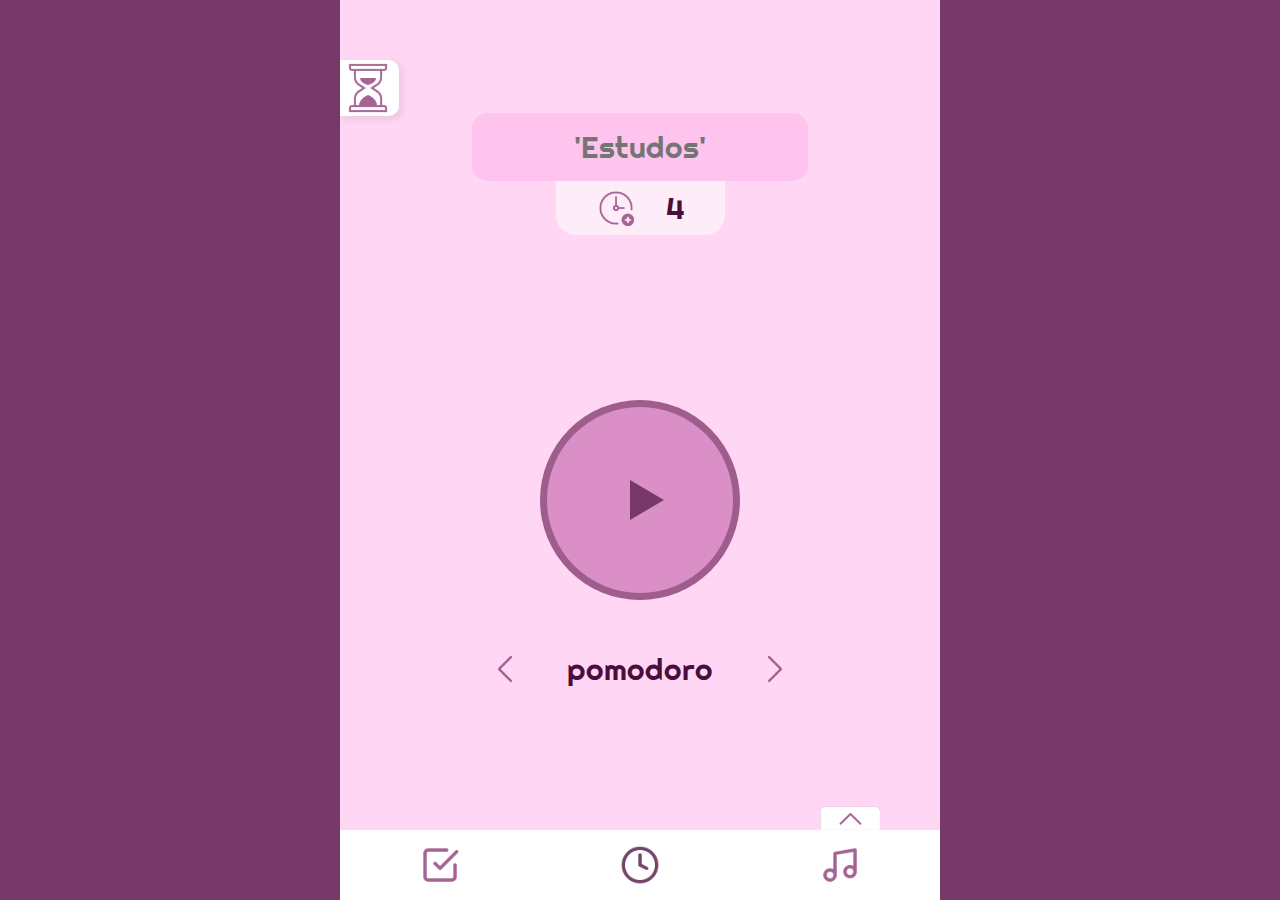
<file: index.html>
<!DOCTYPE html>
<html lang="pt-br">

<head>
    <meta charset="UTF-8">
    <meta name="viewport" content="width=device-width, initial-scale=1.0">
    <link rel="stylesheet" href="style/style.css">
    <link rel="stylesheet" href="style/pomodoro.css">
    <link rel="shortcut icon" href="../assets/favicon.ico" type="image/x-icon">

    <title>Pomodoro Tela</title>
</head>

<body>
    <main>
        <aside id="history">
            <a href="../telas/relatorios.html">
                <img src="../assets/historico.png" alt="">
            </a>
        </aside>
        <section id="pomoInfo">
            <input type="text" placeholder="'Estudos'" id="pomoName" maxlength="30">
            <div>
                <img src="../assets/pomodoro/pomosDone.png" alt="">
                <span>4</span>
            </div>
        </section>
        <section>
            <section id="pomoTimer">
                <!-- <button id="pomoTimerBtn">
                        <img src="../assets/pomodoro/startBtn.png" alt="Iniciar pomodoro">
                    </button> -->
                <div class="container">
                    <label>
                        <input type="checkbox" class="play-btn" onclick="pausar()">
                        <div class="play-icon"></div>
                        <div class="pause-icon"></div>
                    </label>
                </div>
                <div id="pauseControl">
                    <button id="returnBtn">
                        <img src="../assets/pomodoro/return.png">
                    </button>
                    <p>pomodoro</p>
                    <button id="proceedBtn">
                        <img src="../assets/pomodoro/proceedBtn.png" alt="">
                    </button>
                </div>
            </section>
        </section>
    </main>
    <button id="listOpenBtn">
        <img src="../assets/music/listOpen.png" alt="">
    </button>
    <footer>
        <nav>
            <a href="tasks.html">
                <img src="../assets/pomodoro/tasks.png" alt="">
            </a>
            <a href="pomodoro.html" class="active" target="_self">
                <img src="../assets/pomodoro/pomodoro.png" alt="">
            </a>
            <a href="music.html">
                <img src="../assets/pomodoro/music.png" alt="">
            </a>
        </nav>
    </footer>
    <script>
        // Seleciona os botões e o elemento <p>
        const returnButton = document.querySelector('#pomoTimer button#returnBtn');
        const proceedButton = document.querySelector('#pomoTimer button#proceedBtn');
        const statusText = document.querySelector('#pomoTimer p');
        let clickCount = 0;


        // Função para mudar o texto baseado no contador
        function changeMode() {
            clickCount++;
            if (clickCount === 1) {
                statusText.textContent = 'pausa curta';
            } else if (clickCount === 2) {
                statusText.textContent = 'pausa longa';
            } else if (clickCount === 3) {
                statusText.textContent = 'pomodoro';
                clickCount = 0; // Reinicia o contador
            }
        }

        // Função para pausar o pomodoro
        function pausar() {
            const playBtn = document.querySelector('.play-btn');
            if (playBtn.checked) {
                console.log('Pomodoro despausado');
            } else {
                console.log('Pomodoro pausado');
            }
        }

        // Adiciona eventos de clique aos botões
        returnButton.addEventListener('click', changeMode);
        proceedButton.addEventListener('click', changeMode);
    </script>
</body>

</html>
</file>
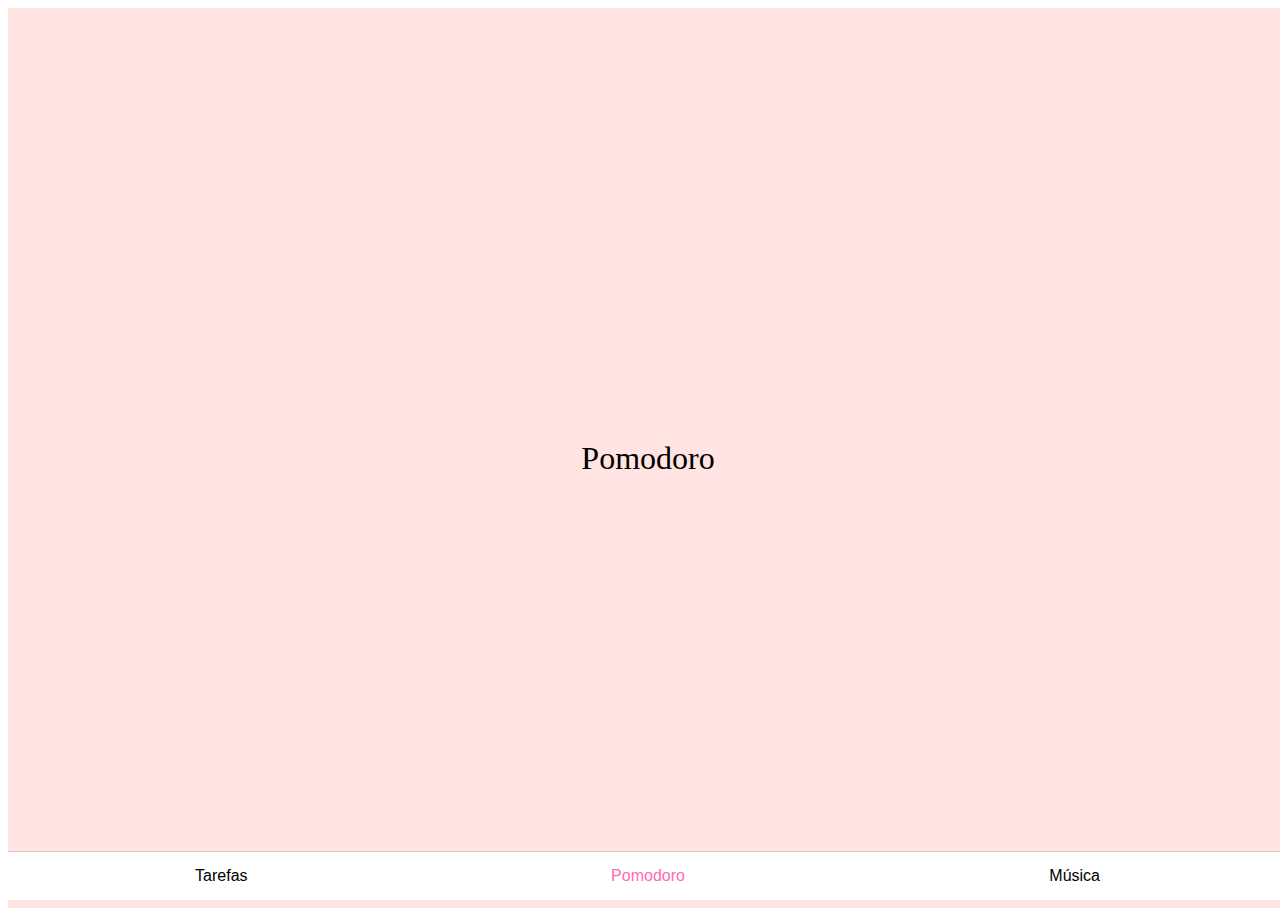
<file: telas/index.html>
<!DOCTYPE html>
<html lang="pt-BR">
<head>
  <meta charset="UTF-8">
  <meta name="viewport" content="width=device-width, initial-scale=1.0, maximum-scale=1.0, user-scalable=no">
  <title>App com Menu Deslizante - Player de Música</title>
  <style>

    #app {
      position: relative;
      width: 100vw;
      height: 100vh;
      overflow: hidden;
    }

    .screen {
      width: 100%;
      height: 100%;
      display: flex;
      align-items: center;
      justify-content: center;
      font-size: 2rem;
      position: absolute;
      top: 0;
      left: 100%;
      transition: left 0.5s ease;
    }

    .screen.active {
      left: 0;
    }

    .tarefas { background-color: #f0f0f0; }
    .pomodoro { background-color: #ffe4e1; }
    .musica { background-color: #e0f7fa; flex-direction: column; }

    .menu {
      position: fixed;
      bottom: 0;
      width: 100%;
      display: flex;
      justify-content: space-around;
      background-color: #fff;
      border-top: 1px solid #ccc;
      z-index: 10;
    }

    .menu button {
      flex: 1;
      padding: 15px 0;
      border: none;
      background: none;
      font-size: 1rem;
      cursor: pointer;
      transition: color 0.3s ease;
    }

    .menu button.active {
      color: hotpink;
    }

    .audio-player {
      margin-top: 20px;
    }

    .file-input {
      margin-top: 20px;
    }

    .music-list {
      margin-top: 20px;
      list-style: none;
      padding: 0;
      width: 80%;
      max-height: 200px;
      overflow-y: auto;
    }

    .music-list li {
      padding: 10px;
      background-color: #fff;
      margin-bottom: 5px;
      cursor: pointer;
      border: 1px solid #ccc;
      border-radius: 5px;
    }

  </style>
</head>
<body>
  <div id="app"></div>

  <div class="menu">
    <button id="btn-tarefas" >Tarefas</button>
    <button id="btn-pomodoro" class="active">Pomodoro</button>
    <button id="btn-musica">Música</button>
  </div>

  <script>
    const app = document.getElementById('app');
    const buttons = document.querySelectorAll('.menu button');

    const screens = {
      tarefas: '<div class="screen tarefas">Tarefas</div>',
      pomodoro: '<div class="screen pomodoro">Pomodoro</div>',
      musica: `
        <div class="screen musica">
          <div>Música</div>
          <h1>OI</h1>
          <audio class="audio-player" controls></audio>
          <input type="file" class="file-input" accept="audio/*">
          <ul class="music-list"></ul>
        </div>
      `
    };

    let currentScreen = null;
    let currentScreenName = null;
    let musicFiles = [];

    function renderScreen(screenName) {
      if (screenName === currentScreenName) return;

      const tempDiv = document.createElement('div');
      tempDiv.innerHTML = screens[screenName];
      const newScreen = tempDiv.firstElementChild;

      
      app.appendChild(newScreen);

      requestAnimationFrame(() => {
        newScreen.classList.add('active');
      });

      setTimeout(() => {
        if (currentScreen) app.removeChild(currentScreen);
        currentScreen = newScreen;
        currentScreenName = screenName;

        if (screenName === 'musica') {
          const fileInput = newScreen.querySelector('.file-input');
          const audioPlayer = newScreen.querySelector('.audio-player');
          const musicList = newScreen.querySelector('.music-list');

          fileInput.addEventListener('change', (event) => {
            const file = event.target.files[0];
            if (file) {
              const url = URL.createObjectURL(file);
              musicFiles.push({ name: file.name, url });
              updateMusicList(musicList, audioPlayer);
            }
          });
        }
      }, 500);
    }

    function updateMusicList(musicList, audioPlayer) {
      musicList.innerHTML = '';
      musicFiles.forEach((music, index) => {
        const li = document.createElement('li');
        li.textContent = music.name;
        li.addEventListener('click', () => {
          audioPlayer.src = music.url;
          audioPlayer.play();
        });
        musicList.appendChild(li);
      });
    }

    function setActiveButton(activeIndex) {
      buttons.forEach((btn, index) => {
        btn.classList.toggle('active', index === activeIndex);
      });
    }

    buttons[0].addEventListener('click', () => {
      renderScreen('tarefas');
      setActiveButton(0);
    });

    buttons[1].addEventListener('click', () => {
      renderScreen('pomodoro');
      setActiveButton(1);
    });

    buttons[2].addEventListener('click', () => {
      renderScreen('musica');
      setActiveButton(2);
    });
    
    renderScreen('pomodoro');

  </script>
</body>
</html>
</file>
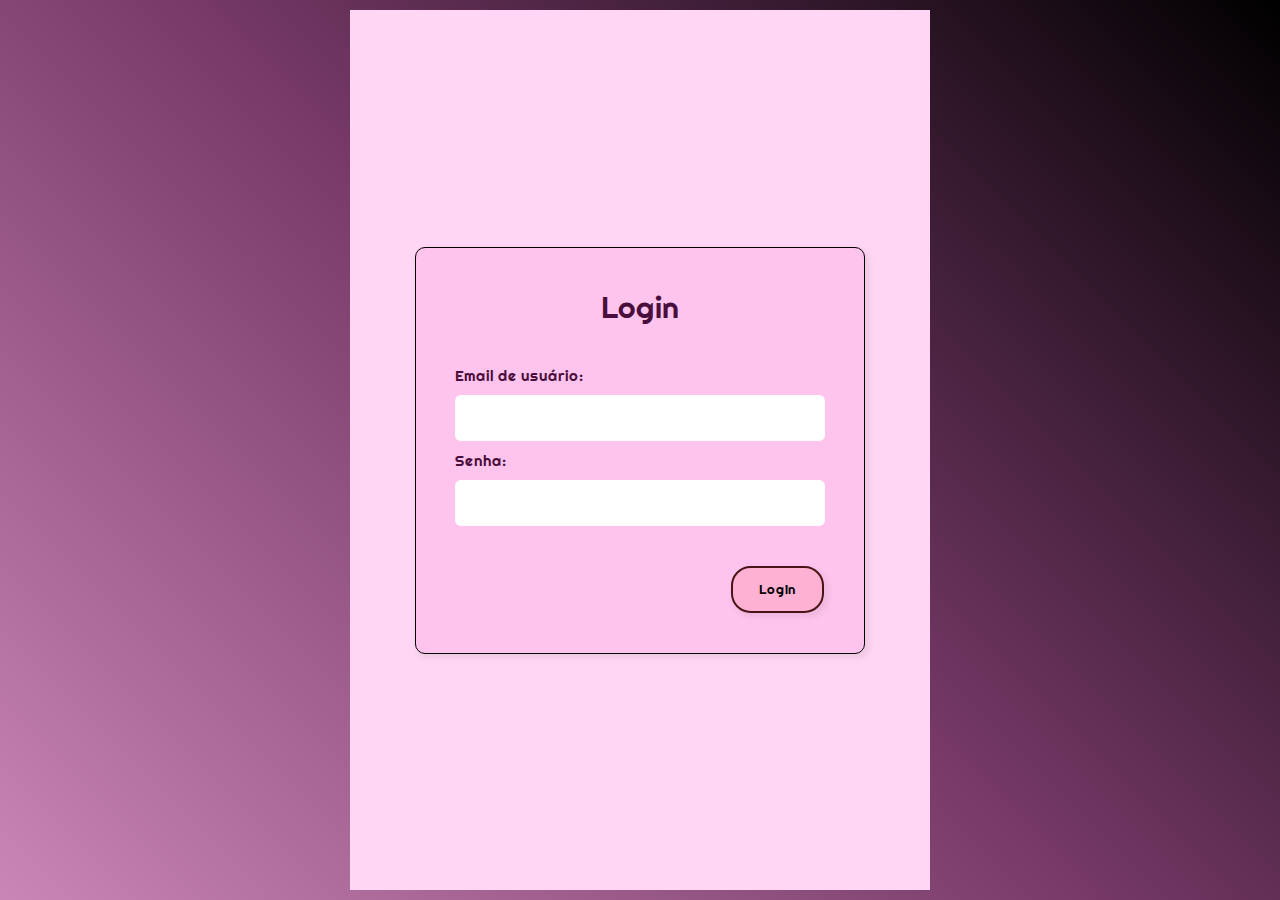
<file: login.html>
<!DOCTYPE html>
<html lang="pt-br">

<head>
    <meta charset="UTF-8">
    <meta name="viewport" content="width=device-width, initial-scale=1.0">
    <link rel="stylesheet" href="../style/style.css">
    <link rel="stylesheet" href="../style/login.css">
    <link rel="shortcut icon" href="../assets/favicon.ico" type="image/x-icon">

    <title>Login</title>
</head>

<body>
    <main>
        <form action="" method="post">
            <h1>Login</h1>
            <fieldset>
                <label for="idEmail">Email de usuário: </label>
                <input type="email" name="email" id="idEmail" autocomplete="off">
                <label for="idSenha">Senha: </label>
                <input type="password" name="senha" id="idSenha" autocomplete="new-password">
            </fieldset>
            <input type="submit" value="Login">
        </form>
    </main>
</body>

</html>
</file>
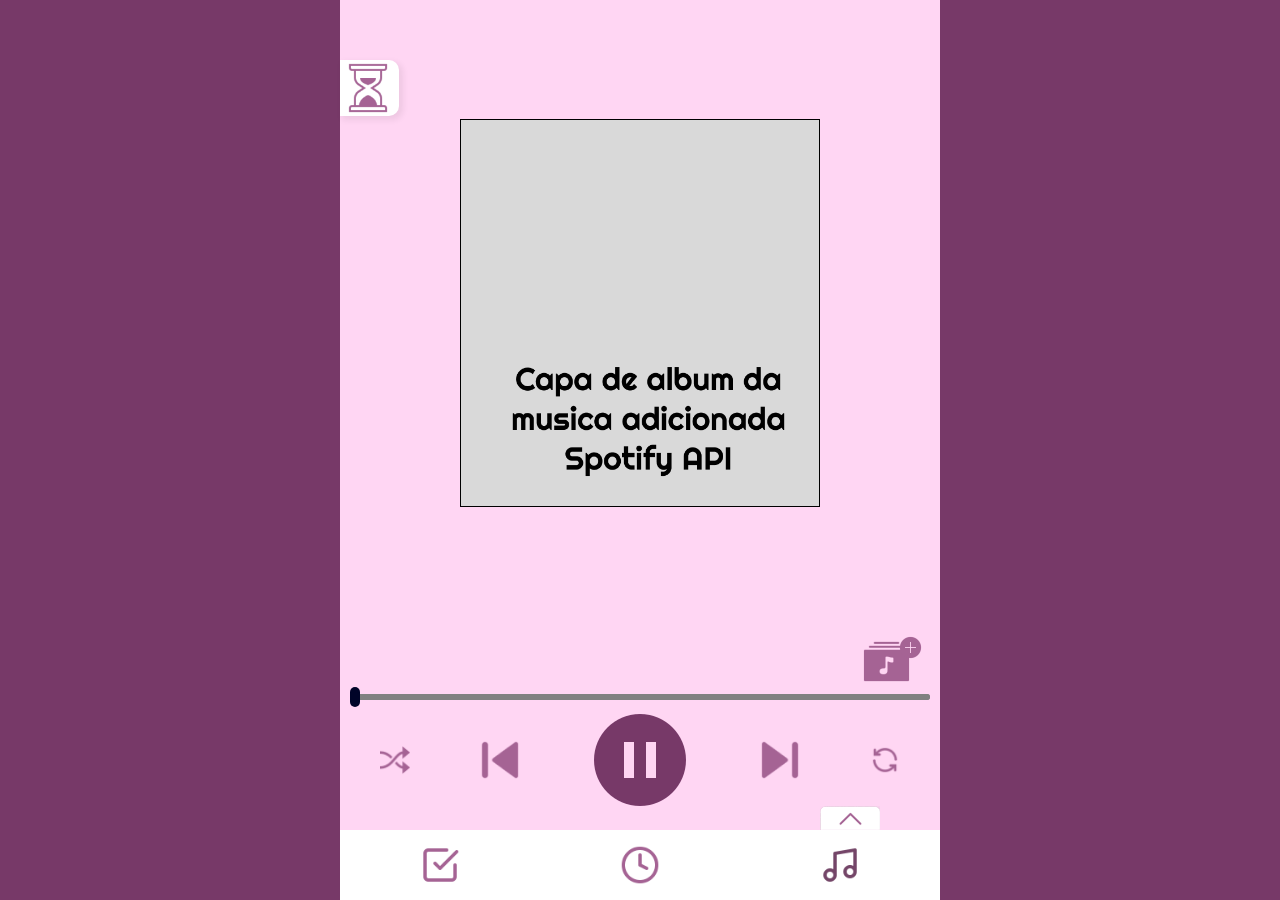
<file: music.html>
<!DOCTYPE html>
<html lang="pt-br">
    <head>
        <meta charset="UTF-8">
        <meta name="viewport" content="width=device-width, initial-scale=1.0">
        <link rel="stylesheet" href="style/style.css">
        <link rel="stylesheet" href="style/music.css">
        <title>Músicas</title>
    </head>
    <body>
        <main>
            <aside id="history">
                <a href="../telas/relatorios.html">
                    <img src="../assets/historico.png" alt="">
                </a>
            </aside>
            <section id="musicBanner">
                <figure>
                    <img src="../assets/music/capa.png" alt="">
                </figure>
            </section>
            <section id="musicPlayer">
                <button>
                    <img src="../assets/music/musicAddBtn.png" alt="">
                </button>
                <section id="musicControls">
                    <input
                        type="range"
                        class="seekbar"
                        min="0"
                        value="0"
                        step="1"
                    >
                    <div id="controlButtons">
                        <button id="randomBtn">
                            <img src="../assets/music/randomBtn.png" alt="">
                        </button>
                        <button id="returnBtn">
                            <img src="../assets/music/returnBtn.png" alt="">
                        </button>
                        <button id="pauseBtn">
                            <img src="../assets/music/pauseBtn.png" alt="">
                        </button>
                        <button id="forwardBtn">
                            <img src="../assets/music/forwardBtn.png" alt="">
                        </button>
                        <button id="repeatBtn">
                            <img src="../assets/music/repeatBtn.png" alt="">
                        </button>
                    </div>
                </section>
            </section>
        </main>
        <button id="listOpenBtn">
            <img src="../assets/music/listOpen.png" alt="">
        </button>
        <footer>
            <nav>
                <a href="tasks.html">
                    <img src="../assets/pomodoro/tasks.png" alt="">
                </a>
                <a href="pomodoro.html">
                    <img src="../assets/pomodoro/pomodoro.png" alt="">
                </a>
                <a href="music.html">
                    <img
                        src="../assets/pomodoro/music.png"
                        alt=""
                        class="active"
                        target="_self"
                    >
                </a>
            </nav>
        </footer>
    </body>
</html>
</file>
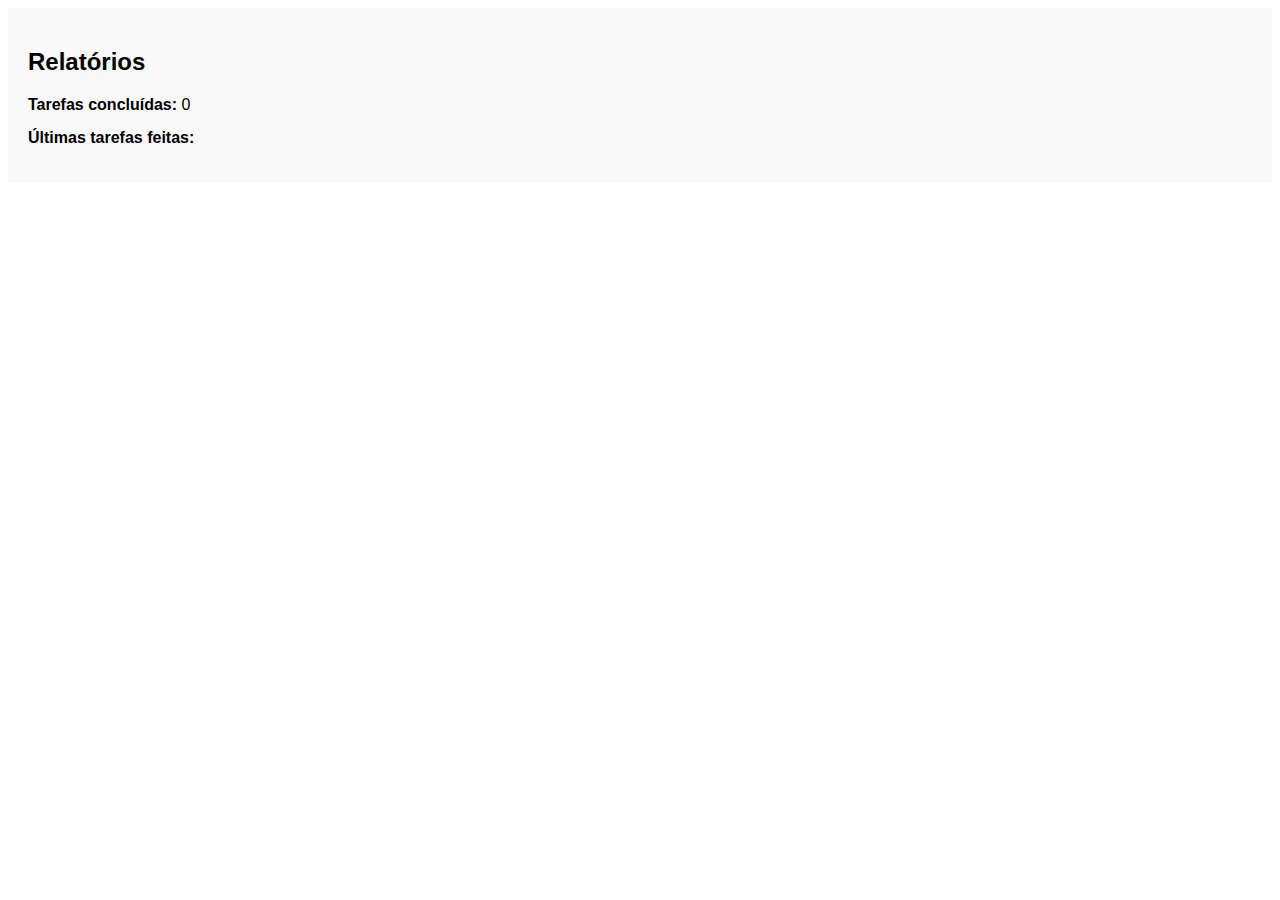
<file: relatorios.html>
<!DOCTYPE html>
<html lang="pt-br">

<head>
    <meta charset="UTF-8">
    <meta name="viewport" content="width=device-width, initial-scale=1.0">
    <!-- <link rel="stylesheet" href="../style/style.css"> -->
    <link rel="stylesheet" href="../style/relatorios.css">
    <link rel="shortcut icon" href="../assets/favicon.ico" type="image/x-icon">

    <title>Relatórios</title>
</head>

<body>
    <main>
        <div class="screen relatorio">
            <h2>Relatórios</h2>
            <div class="relatorio-item">
                <strong>Tarefas concluídas:</strong>
                <span id="tarefas-concluidas">0</span>
            </div>
            <div class="relatorio-item">
                <strong>Últimas tarefas feitas:</strong>
                <ul id="lista-tarefas-finalizadas"></ul>
            </div>
        </div>
    </main>
    <script>
        function carregarRelatorio() {
            const tarefas = JSON.parse(localStorage.getItem('tarefas')) || [];

            const concluidas = tarefas.filter(t => t.status === 'concluida');
            const pomodoros = Number(localStorage.getItem('pomodorosFinalizados')) || 0;
            const tempo = pomodoros * 25; // supondo 25min por pomodoro

            document.getElementById('tarefas-concluidas').textContent = concluidas.length;
            document.getElementById('pomodoros-finalizados').textContent = pomodoros;
            document.getElementById('tempo-total').textContent = `${Math.floor(tempo / 60)}h ${tempo % 60}min`;

            const ul = document.getElementById('lista-tarefas-finalizadas');
            ul.innerHTML = '';
            concluidas.slice(-5).forEach(tarefa => {
                const li = document.createElement('li');
                li.textContent = tarefa.titulo;
                ul.appendChild(li);
            });
        }
    </script>
</body>

</html>
</file>
<file: style/style.css>
@import url('https://fonts.googleapis.com/css2?family=Righteous&display=swap');

* {
    margin: 0;
    padding: 0;
    border: 0;
    vertical-align: baseline;
    list-style: none;
    text-decoration: none;
    box-sizing: border-box;
    font: inherit;

}

:root {
    --main-font: "Righteous", sans-serif;
    --main-text-color: #4A0E3D;
    --main-text-color2:#7c3a66;
    --main-bg-color: #FFD6F3;
    --main-card-bg-color: #ffb8ea9a;
    --main-card-bg-color2: #773968;
    --active-icon: rgba(255, 76, 76, 0.15);;
    --background-description: #B788AD;
}

html {
    font-size: 62.5%;
    font-family: var(--main-font);
    scroll-behavior: smooth;
}

body {
    max-width: 100%;
    width: 60em;
    height: 100vh;
    min-height: 100vh;
    margin: auto;
    position: relative;
    background-color: var(--main-card-bg-color2);
}

img, picture {
    max-width: 100%;
    display: block;
}

h1, span, p {
    font-size: 3em;
}

aside#history {
    position: absolute;
    top: 6em;
    width: max-content;
}

aside#history a {
    display: block;
    padding: .3em;
    padding-right: .6em;
    border-radius: 0 1em 1em 0;
    background-color: #FFF;
    box-shadow: 3px 3px 6.8px 1px rgba(0, 0, 0, 0.07);
}

aside#history img {
    width: 5em;
}

#listOpenBtn {
    position: absolute;
    bottom: 7em;
    margin-left: calc(600px - 12em);
}

#listOpenBtn img {
    width: 6em;
}

main {
    color: var(--main-text-color);
    background-color: var(--main-bg-color);
    height: calc(100% - 70px);
    /* padding: 0 2em; */
    display: flex;
    flex-direction: column;
    justify-content: space-around;
    position: relative;  
    width: 100%;
    max-width: 60em;
}

main::-webkit-scrollbar {
    display: none;
}

button {
    cursor: pointer;
    background-color: transparent;
    border: none;
}

footer {
    padding: 1.5em 0;
    background-color: #fff;
}

footer nav {
    width: 60em;
    display: flex;
    flex-direction: row;
    justify-content: space-around;
}

footer nav a {
    width: 4em;
    height: 4em;
    border-bottom: 1.7px solid transparent;
    transition: all 0.2s ease-in;
    position: relative;
}

footer nav a:before {
    content: '';
    display: block;
    position: absolute;
    width: 100%;
    border-radius: 30%;
    height: 1.7px;
    background-color: transparent;
    bottom: -.8em;
    transition: all 0.2s ease-in;
}

footer nav a:hover::before {
    background-color: #000;
}

footer nav .active {
    filter: brightness(0.7);
}
</file>
<file: style/pomodoro.css>
#pomoTimer, #pomoInfo {
    display: flex;
}

#pomoInfo {
    flex-direction: column;
    align-items: center;
}

#pomoInfo input {
    font-size: 3em;
    max-width: 25em;
    padding: .5em ;
    border-radius: .5em;
    text-align: center;
   background-color: var(--main-card-bg-color);
}

#pomoInfo div {
    display: flex;
    align-items: center;
    justify-content: space-around;
    gap: 3em;
    padding: .7em 4em;
    border-radius: 0 0 2em 2em;
    background-color: #ffffff88;
}

#pomoInfo img {
    width: 4em;
}

#pomoTimer {
    margin-top: -6em;
    flex-direction: column; 
    align-items: center;
    padding-bottom: 3em;
}

#pomoTimer button img {
    width: 20em;
}

#pomoTimer div#pauseControl {
    display: flex;
    align-items: center;
    justify-content: space-around;
    margin-top: 5em;
    gap: 3em;
}

#pomoTimer p {
    width: 6em;
    text-align: center;
}

#pomoTimer div img {
    width: 3em;
}

.container {
    width: 20em;
    height: 20em;
    position: relative;
    border-radius: 50%;
  }

  .play-btn {
    position: absolute;
    appearance: none;
    width: 100%;
    height: 100%;
    border-radius: 50%;
    background: #9f5d8e;
    cursor: pointer;
    outline: none;
  }

  .play-btn::before {
    content: "";
    position: absolute;
    width: 93%;
    height: 93%;
    background-color: #da90c7;
    border-radius: 50%;
    left: 50%;
    top: 50%;
    transform: translate(-50%, -50%);
  }

  .play-btn:checked {
    animation: borderAnimate 700ms ease-in-out 1;
    animation-fill-mode: forwards;
  }

  @keyframes borderAnimate {
    0% {
      transform: rotate(0);
      background-color: var(--main-card-bg-color);
    }


    100% {
      transform: rotate(360deg);
      background-color: #9f5d8e;
    }
  }

  .play-icon {
    position: absolute;
    width: 40px;
    height: 40px;
    left: 57%;
    top: 50%;
    background-color: var(--main-card-bg-color2);
    transform: translate(-60%, -50%) rotate(90deg);
    clip-path: polygon(50% 15%, 0% 100%, 100% 100%);
    transition: all 400ms ease-in-out;
    cursor: pointer;
  }

  .play-btn:checked + .play-icon {
    clip-path: polygon(0 100%, 0% 100%, 100% 100%);
  }

  .pause-icon {
    position: absolute;
    width: 40px;
    height: 40px;
    left: 50%;
    top: 50%;
    transform: translate(-50%, -50%);
    cursor: pointer;
  }

  .pause-icon::before {
    content: "";
    position: absolute;
    width: 0%;
    height: 100%;
    background-color: var(--main-card-bg-color2);
    left: 0;
  }

  .pause-icon::after {
    content: "";
    position: absolute;
    width: 0;
    height: 100%;
    background-color: var(--main-card-bg-color2);
    right: 0;
  }

  .play-btn:checked ~ .pause-icon::before {
    animation: reveal 300ms ease-in-out 350ms 1;
    animation-fill-mode: forwards;
  }

  .play-btn:checked ~ .pause-icon::after {
    animation: reveal 300ms ease-in-out 600ms 1;
    animation-fill-mode: forwards;
  }

  @keyframes reveal {
    0% {
      width: 0;
    }

    100% {
      width: 38%;
    }
  }
</file>
<file: style/login.css>
body {
    padding: 1em;
    background-image: linear-gradient(45deg, var(--main-card-bg-color), var(--main-card-bg-color2), black);
}

main {
    align-items: center;
    height: 100%;
}

form {
    border: 1px solid #000;
    width: 100%;    
    max-width: 45em;
    padding: 4em;
    display: flex;
    align-items: center;
    flex-direction: column;
    gap: 4em;
    border-radius: 1em;
    background-color: rgba(255,155,155 / 70%);
    box-shadow: 3px 3px 6.8px 1px rgba(0, 0, 0, 0.07);
     background-color: var(--main-card-bg-color);
} 
form > fieldset {
    display: flex;
    flex-direction: column;
    flex-wrap: wrap;
    gap: 1em;
}

fieldset > label {
    font-size: 1.5em;    
}

fieldset > input {
    font-size: 2em;
    width: 18.5em;
    padding: .5em;
    border-radius: 0.3em;
}

form input[type="submit"] {
    font-size: 1.3em;
    padding: 1em 2em;
    border-radius: 1.5em;
    background-color: var(--active-icon);
    border: 2px solid #471515;
    box-shadow: 3px 3px 6.8px 1px rgba(0, 0, 0, 0.07);
    align-self:flex-end;
    cursor: pointer;
}
</file>
<file: style/music.css>
button {
    width: 6em;
}

#randomBtn, #repeatBtn {
    width: 3em;
}

#pauseBtn {
    width: 10em;
}


#musicBanner {
    width: 60%;
    margin: auto;
}

#musicPlayer {
    display: flex;
    flex-direction: column;
    padding: 1em;
}

#musicPlayer>button {
    align-self: flex-end;
    margin: 0 .8em .8em 0;
}

input[type="range"] {
    -webkit-appearance: none;
    width: 100%;
    height: 6px;
    background: #808080;
    border-radius: 5px;
    outline: none;
}

/* Estilo da "trilha" do range */
input[type="range"]::-webkit-slider-runnable-track {
    height: 6px;
    background: #808080;
    border-radius: 5px;
}

/* Estilo do botão (thumb) no Chrome/Safari */
input[type="range"]::-webkit-slider-thumb {
    -webkit-appearance: none;
    appearance: none;
    width: 10px;
    height: 20px;
    background: #000428;
    border-radius: 5px;
    cursor: pointer;
    margin-top: -7px;
}

#musicControls {
    display: flex;
    flex-direction: column;
}

#controlButtons {
    display: flex;
    justify-content: space-around;
    align-items: center;
    margin: 1em 0;
}
</file>
<file: style/relatorios.css>
.relatorio {
    background-color: #f9f9f9;
    padding: 20px;
    font-family: Arial, sans-serif;
  }
  
  .relatorio-item {
    margin-bottom: 15px;
  }
  
  #lista-tarefas-finalizadas li {
    margin-left: 20px;
  }
</file>
